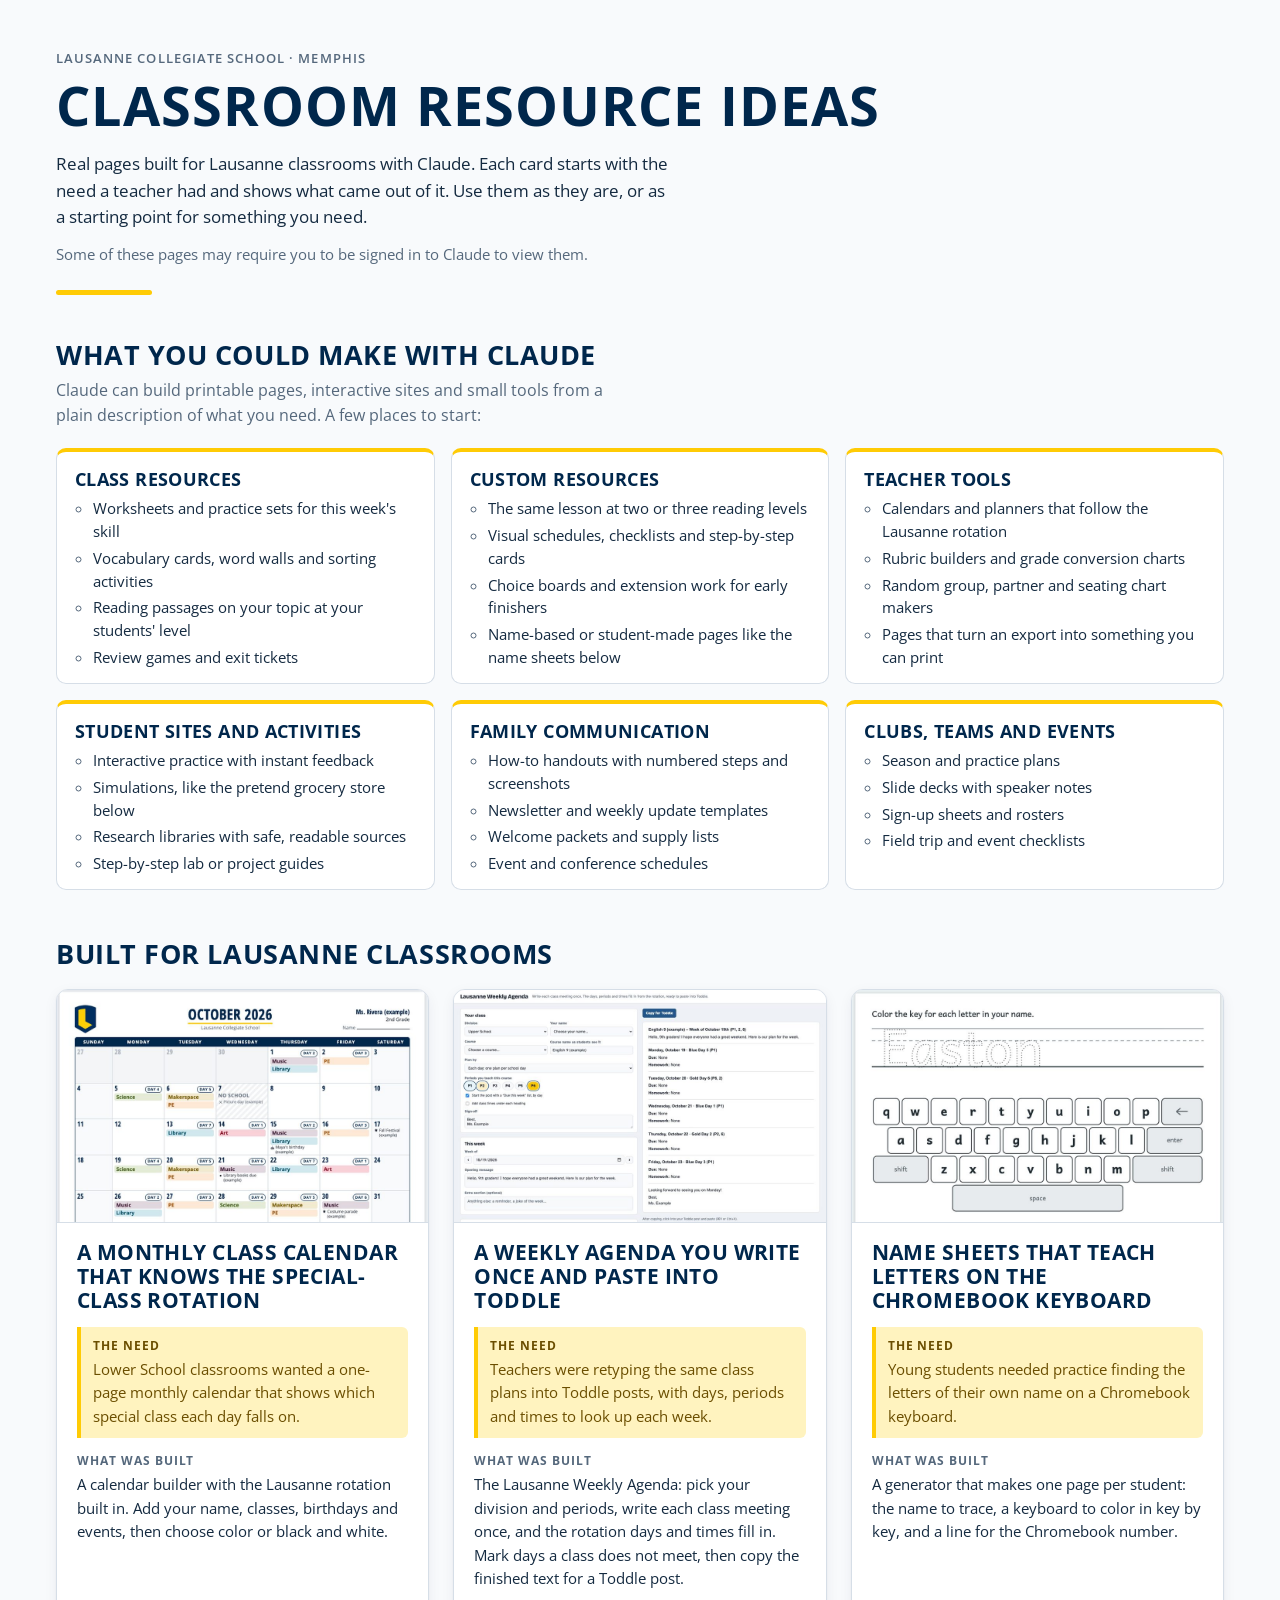
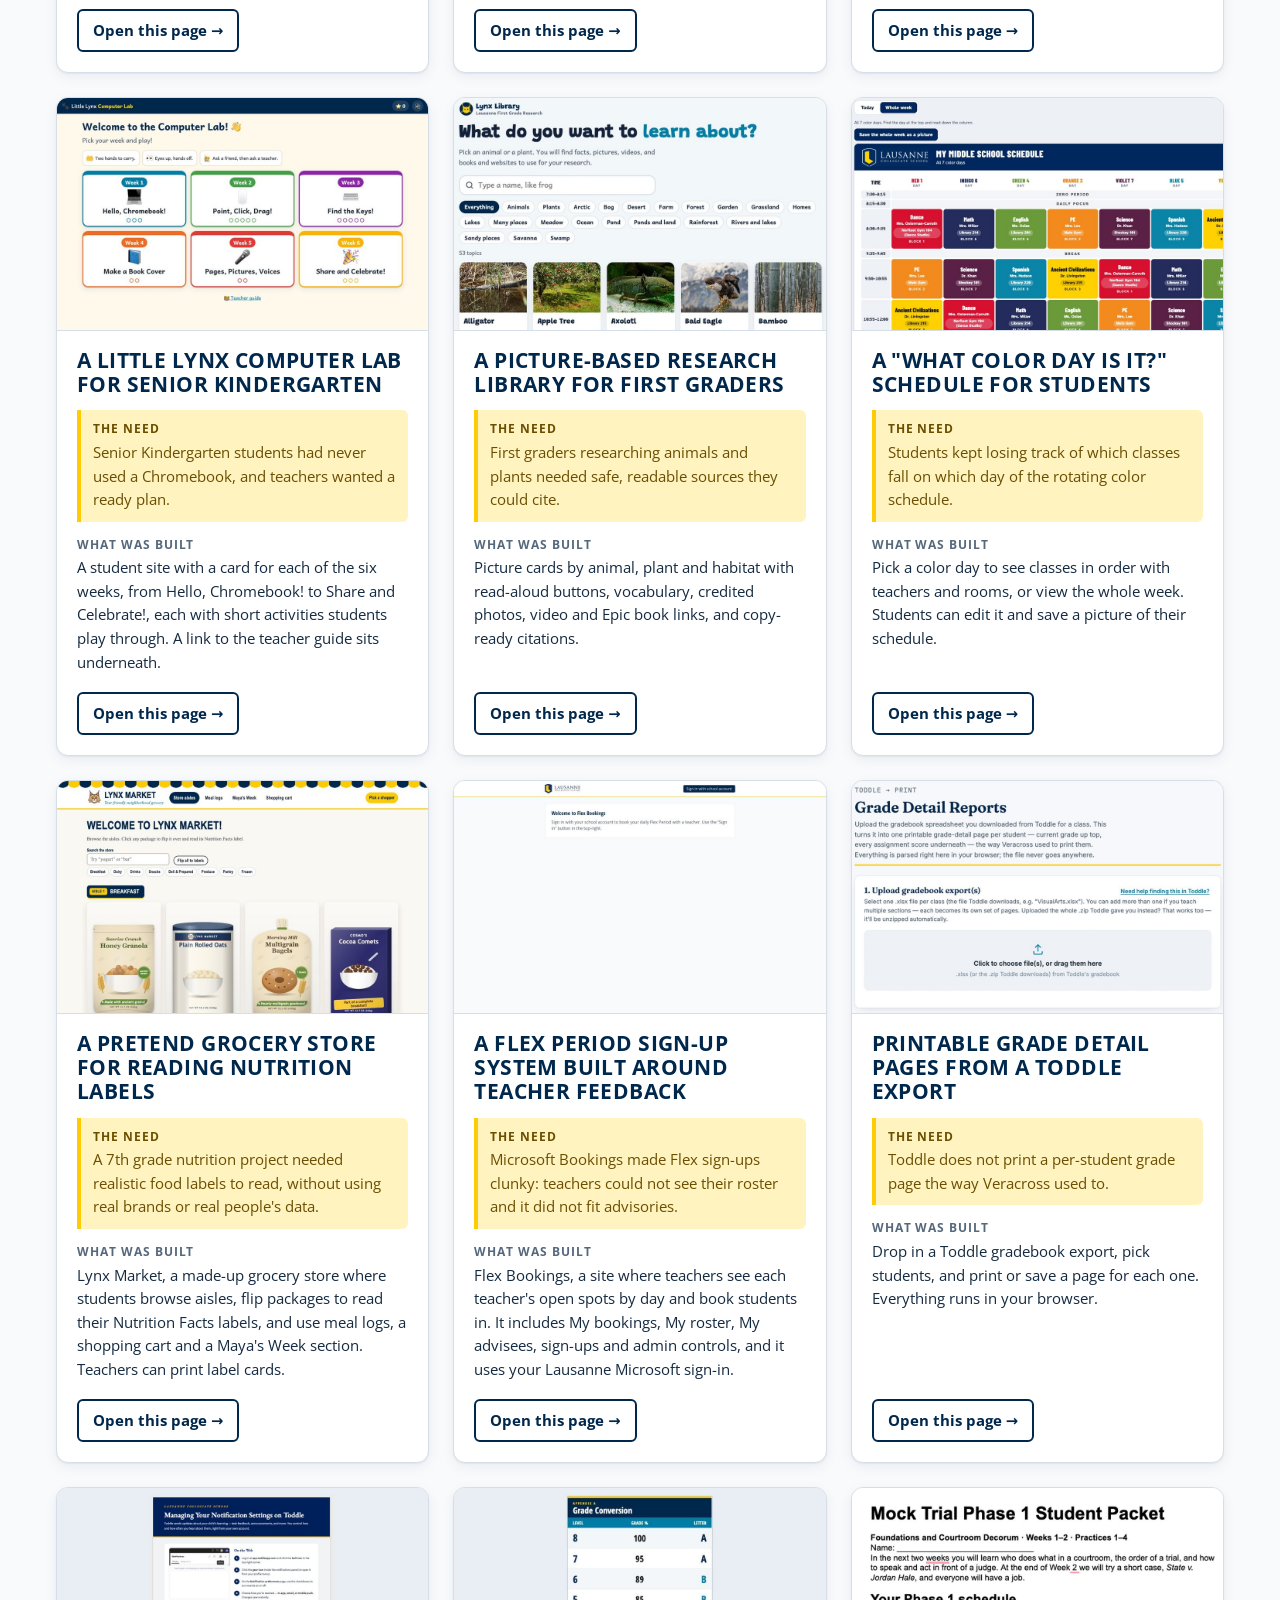
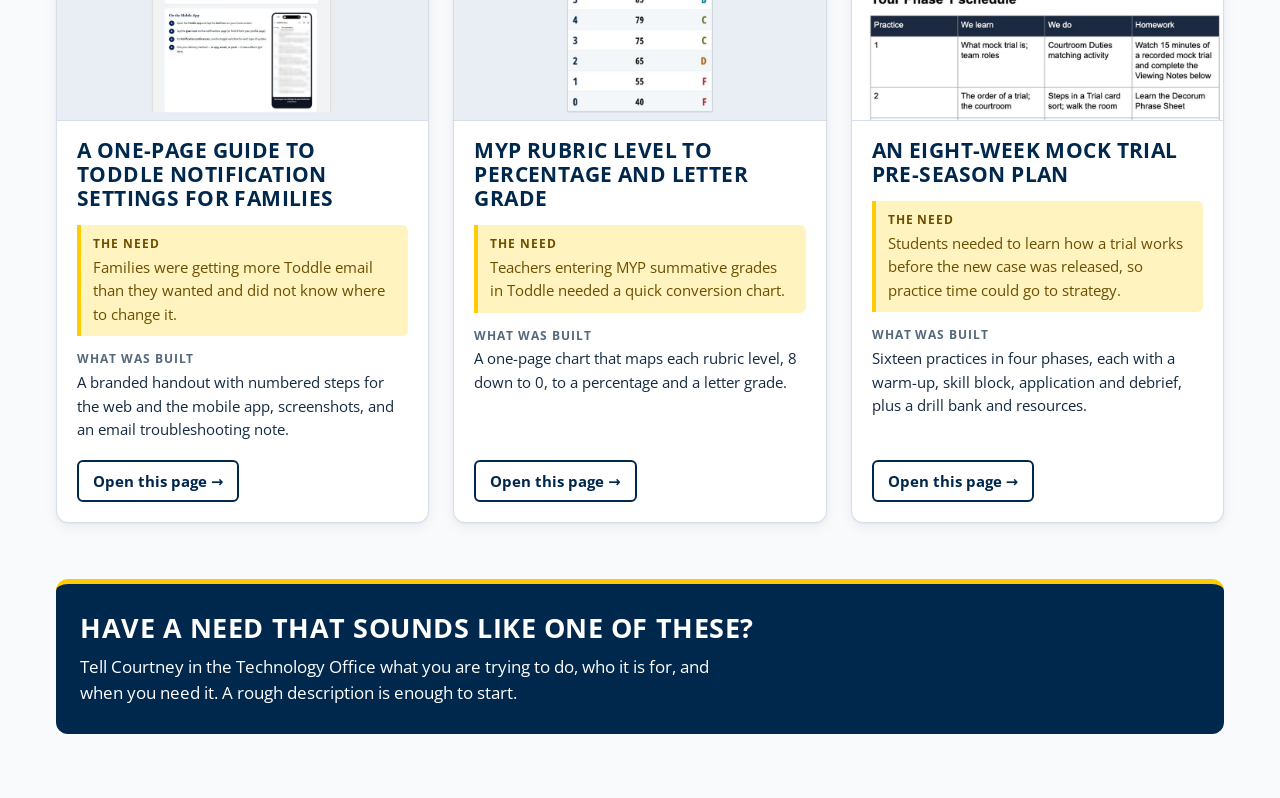
<file: index.html>
<!doctype html>
<html lang="en">
<head>
  <meta charset="utf-8">
  <meta name="viewport" content="width=device-width, initial-scale=1">
  <title>Classroom Resource Ideas | Lausanne Collegiate School</title>
  <meta name="description" content="Real pages built for Lausanne classrooms with Claude, each starting from a teacher's need.">
  <meta name="color-scheme" content="light">
  <link rel="preconnect" href="https://fonts.googleapis.com">
  <link rel="preconnect" href="https://fonts.gstatic.com" crossorigin>
  <link href="https://fonts.googleapis.com/css2?family=Open+Sans:wght@400;600;700&family=Open+Sans+Condensed:wght@700&display=swap" rel="stylesheet">
  <link rel="stylesheet" href="styles.css">
</head>
<body>
  <header class="site-header">
    <div class="wrap">
      <p class="school">Lausanne Collegiate School · Memphis</p>
      <h1>Classroom Resource Ideas</h1>
      <p class="intro">Real pages built for Lausanne classrooms with Claude. Each card starts with the need a teacher had and shows what came out of it. Use them as they are, or as a starting point for something you need.</p>
      <p class="signin-note">Some of these pages may require you to be signed in to Claude to view them.</p>
      <hr class="gold-rule">
    </div>
  </header>

  <main class="wrap">
    <section class="ideas" aria-labelledby="ideas-heading">
      <h2 id="ideas-heading">What you could make with Claude</h2>
      <p class="ideas-intro">Claude can build printable pages, interactive sites and small tools from a plain description of what you need. A few places to start:</p>
      <ul class="idea-grid">
        <li class="idea">
          <h3>Class resources</h3>
          <ul>
            <li>Worksheets and practice sets for this week's skill</li>
            <li>Vocabulary cards, word walls and sorting activities</li>
            <li>Reading passages on your topic at your students' level</li>
            <li>Review games and exit tickets</li>
          </ul>
        </li>
        <li class="idea">
          <h3>Custom resources</h3>
          <ul>
            <li>The same lesson at two or three reading levels</li>
            <li>Visual schedules, checklists and step-by-step cards</li>
            <li>Choice boards and extension work for early finishers</li>
            <li>Name-based or student-made pages like the name sheets below</li>
          </ul>
        </li>
        <li class="idea">
          <h3>Teacher tools</h3>
          <ul>
            <li>Calendars and planners that follow the Lausanne rotation</li>
            <li>Rubric builders and grade conversion charts</li>
            <li>Random group, partner and seating chart makers</li>
            <li>Pages that turn an export into something you can print</li>
          </ul>
        </li>
        <li class="idea">
          <h3>Student sites and activities</h3>
          <ul>
            <li>Interactive practice with instant feedback</li>
            <li>Simulations, like the pretend grocery store below</li>
            <li>Research libraries with safe, readable sources</li>
            <li>Step-by-step lab or project guides</li>
          </ul>
        </li>
        <li class="idea">
          <h3>Family communication</h3>
          <ul>
            <li>How-to handouts with numbered steps and screenshots</li>
            <li>Newsletter and weekly update templates</li>
            <li>Welcome packets and supply lists</li>
            <li>Event and conference schedules</li>
          </ul>
        </li>
        <li class="idea">
          <h3>Clubs, teams and events</h3>
          <ul>
            <li>Season and practice plans</li>
            <li>Slide decks with speaker notes</li>
            <li>Sign-up sheets and rosters</li>
            <li>Field trip and event checklists</li>
          </ul>
        </li>
      </ul>
    </section>

    <h2 class="examples-heading">Built for Lausanne classrooms</h2>
    <ul id="cards" class="card-grid" aria-live="polite"></ul>
    <p id="load-error" class="load-error" hidden>The resource list could not be loaded. Please refresh the page.</p>

    <section class="closing">
      <h2>Have a need that sounds like one of these?</h2>
      <p>Tell Courtney in the Technology Office what you are trying to do, who it is for, and when you need it. A rough description is enough to start.</p>
    </section>
  </main>

  <script src="app.js"></script>
</body>
</html>
</file>
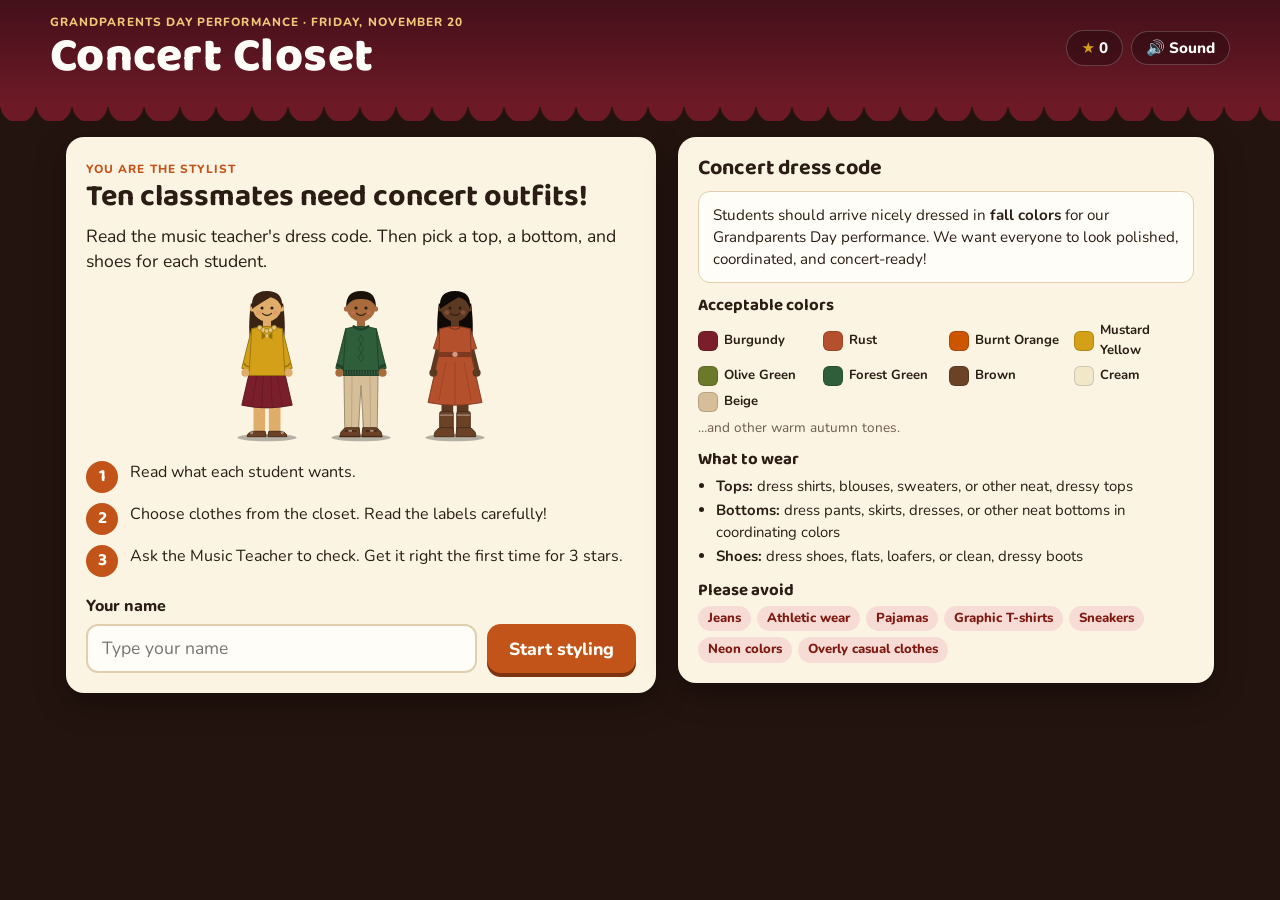
<file: concert-closet/index.html>
<!doctype html><html lang="en"><head><meta charset="utf-8"><title>Concert Closet</title><meta name=viewport content="width=device-width,initial-scale=1,viewport-fit=cover"><style>:root{color-scheme:light;box-sizing:border-box;padding-top:env(safe-area-inset-top,0px);padding-bottom:env(safe-area-inset-bottom,0px)}html{scroll-padding-top:env(safe-area-inset-top,0px)}body{margin:0;padding:0;font:14px -apple-system,BlinkMacSystemFont,sans-serif;background:#fff;color:#000}img{max-width:100%}[hidden]:not([hidden=until-found i]){display:none!important}</style></head><body>
<meta name="claude:viewport-fit-sides" content="cover">
<link rel="stylesheet" href="https://fonts.googleapis.com/css2?family=Baloo+2:wght@600;700;800&family=Nunito:wght@500;700;800&display=swap">
<style>
/* Layout: a theatre stage (student in a spotlight) beside a wardrobe closet, under a curtain valance. Single warm theme on purpose. */
:root{
  --curtain:#6E1A26; --curtain-deep:#43101A; --stage:#24140F; --wood:#8B5A32; --wood-light:#A8733F;
  --paper:#FBF4E3; --paper-2:#F2E5C8; --ink:#2B1D14; --muted:#6F5C4B; --line:#E0CFAE;
  --accent:#C2541A; --gold:#D4A017; --good:#2F7A3A; --bad:#B3261E; --white:#FFFDF7;
  --display:"Baloo 2","Trebuchet MS",system-ui,sans-serif;
  --body:"Nunito","Segoe UI",system-ui,sans-serif;
  color-scheme:light;
}
*{box-sizing:border-box}
html,body{background:var(--stage)}
body{font-family:var(--body);color:var(--ink);font-size:16px;line-height:1.45;min-height:100vh}
button{font-family:inherit;cursor:pointer}
button:focus-visible,input:focus-visible,summary:focus-visible{outline:3px solid var(--gold);outline-offset:2px}

/* header valance */
.valance{background:linear-gradient(180deg,var(--curtain-deep),var(--curtain));position:relative;padding-block:14px 26px;
  padding-left:max(16px,env(safe-area-inset-left,0px));padding-right:max(16px,env(safe-area-inset-right,0px))}
.valance::after{content:"";position:absolute;left:0;right:0;bottom:-14px;height:16px;
  background:radial-gradient(circle at 18px 0,var(--curtain) 17px,transparent 18px) 0 0/36px 16px repeat-x}
.hwrap{max-width:1180px;margin:0 auto;display:flex;align-items:center;justify-content:space-between;gap:12px;flex-wrap:wrap}
.eyebrow{font-size:.74rem;font-weight:800;letter-spacing:.09em;text-transform:uppercase}
.valance .eyebrow{color:#F1C77A}
h1{font-family:var(--display);font-weight:800;color:var(--white);font-size:clamp(2rem,5vw,3rem);line-height:1;margin:2px 0 0;letter-spacing:.01em}
.hud{display:flex;gap:8px;align-items:center}
.pill{background:rgba(0,0,0,.28);color:var(--white);border:1px solid rgba(255,255,255,.2);border-radius:999px;padding:6px 14px;font-weight:800;font-size:.95rem}
.pill .star{color:var(--gold)}

main{max-width:1180px;margin:0 auto;padding-block:30px 40px;
  padding-left:max(16px,env(safe-area-inset-left,0px));padding-right:max(16px,env(safe-area-inset-right,0px))}

.panel{background:var(--paper);border-radius:18px;padding:20px;box-shadow:0 10px 30px rgba(0,0,0,.35)}
h2,h3,h4{font-family:var(--display);margin:0;line-height:1.1;text-wrap:balance}
h2{font-size:1.9rem}
h3{font-size:1.35rem}
h4{font-size:1.05rem;margin-top:14px;margin-bottom:6px}

/* dress code card */
.memo{background:var(--white);border:1px solid var(--line);border-radius:12px;padding:12px 14px;margin:10px 0 0;font-size:.95rem}
.swatches{display:grid;grid-template-columns:repeat(auto-fill,minmax(98px,1fr));gap:6px}
.sw{display:flex;align-items:center;gap:6px;font-size:.82rem;font-weight:700}
.sw i{width:20px;height:20px;border-radius:6px;flex:none;border:1px solid rgba(0,0,0,.15)}
.wear{margin:0;padding-left:18px;font-size:.93rem}
.wear li{margin-bottom:3px}
.chips{display:flex;flex-wrap:wrap;gap:6px}
.chip{background:#F7DCD6;color:#7E1A12;border-radius:999px;padding:3px 10px;font-weight:800;font-size:.82rem}
.small{font-size:.85rem;color:var(--muted);margin:6px 0 0}

/* start */
.start{display:grid;grid-template-columns:1.1fr 1fr;gap:22px;align-items:start}
.start .lead{font-size:1.1rem;margin:10px 0 0}
.steps{display:grid;gap:10px;margin:18px 0}
.step{display:flex;gap:12px;align-items:flex-start}
.step b.n{flex:none;width:32px;height:32px;border-radius:50%;background:var(--accent);color:var(--white);display:grid;place-items:center;font-family:var(--display);font-size:1.1rem}
label.lbl{font-weight:800;display:block;margin:6px 0 6px}
.namebox{display:flex;gap:10px;flex-wrap:wrap}
input[type=text]{font:inherit;font-size:1.1rem;padding:10px 14px;border-radius:12px;border:2px solid var(--line);background:var(--white);color:var(--ink);flex:1;min-width:0}
.btn{border:0;border-radius:14px;padding:12px 22px;font-weight:800;font-size:1.1rem;background:var(--accent);color:var(--white);box-shadow:0 4px 0 #7D3410;transition:transform .08s}
.btn:active{transform:translateY(3px);box-shadow:0 1px 0 #7D3410}
.btn.green{background:var(--good);box-shadow:0 4px 0 #1B4A22}
.btn.ghost{background:var(--paper-2);color:var(--ink);box-shadow:0 4px 0 #CDB88F}
.start-figs{display:flex;justify-content:center;gap:4px;margin-top:6px}
.start-figs svg{width:90px;height:auto}

/* game */
.game{display:grid;grid-template-columns:minmax(0,1fr) minmax(0,1.25fr);gap:22px;align-items:start}
.stagecol{display:grid;gap:14px;position:sticky;top:12px}
.progress{display:flex;gap:6px;justify-content:center;flex-wrap:wrap}
.dot{width:26px;height:26px;border-radius:50%;background:rgba(255,255,255,.12);color:var(--white);font-size:.7rem;font-weight:800;display:grid;place-items:center}
.dot.done{background:var(--gold);color:var(--ink)}
.dot.now{outline:3px solid var(--gold);background:rgba(212,160,23,.25)}
.stage{position:relative;border-radius:18px;overflow:hidden;min-height:420px;
  background:radial-gradient(ellipse 55% 70% at 50% 18%,rgba(255,228,160,.42),transparent 70%),linear-gradient(180deg,#3A1A17 0%,#2A1412 72%,var(--wood) 72%,var(--wood-light) 100%);
  box-shadow:inset 0 0 0 4px var(--curtain-deep),0 10px 30px rgba(0,0,0,.4)}
.stage::before,.stage::after{content:"";position:absolute;top:0;bottom:28%;width:13%;background:repeating-linear-gradient(90deg,var(--curtain) 0 10px,var(--curtain-deep) 10px 16px);z-index:1}
.stage::before{left:0;border-bottom-right-radius:60% 30%}
.stage::after{right:0;border-bottom-left-radius:60% 30%}
.figwrap{position:relative;z-index:2;display:flex;justify-content:center;padding-top:18px}
.figwrap svg{height:360px;width:auto;max-width:100%}
.nameplate{position:absolute;z-index:3;left:50%;bottom:14px;transform:translateX(-50%);background:var(--paper);border:3px solid var(--wood);border-radius:10px;padding:2px 18px;font-family:var(--display);font-weight:800;font-size:1.3rem;white-space:nowrap}
.goal{background:var(--paper);border-radius:16px;padding:14px 18px;border-left:8px solid var(--gold)}
.goal .eyebrow{color:var(--accent)}
.goal p{margin:4px 0 0;font-size:1.12rem;font-weight:700}

.closetcol{display:grid;gap:14px;min-width:0}
details.code{background:var(--paper);border-radius:16px;padding:12px 18px}
details.code summary{font-family:var(--display);font-weight:800;font-size:1.2rem;cursor:pointer;list-style:none;display:flex;justify-content:space-between;align-items:center}
details.code summary::-webkit-details-marker{display:none}
details.code summary::after{content:"Show";font-family:var(--body);font-size:.85rem;background:var(--paper-2);padding:2px 10px;border-radius:999px}
details.code[open] summary::after{content:"Hide"}
.closet{background:linear-gradient(180deg,#F5E9CF,#EEDDBA);border-radius:18px;padding:14px;box-shadow:0 10px 30px rgba(0,0,0,.35);border:6px solid var(--wood)}
.tabs{display:grid;grid-template-columns:repeat(3,1fr);gap:6px;margin-bottom:12px}
.tab{border:0;border-radius:12px;padding:9px 6px;font-weight:800;font-size:.95rem;background:rgba(139,90,50,.15);color:var(--ink);display:flex;align-items:center;justify-content:center;gap:6px}
.tab[aria-selected=true]{background:var(--wood);color:var(--white)}
.tab .tick{width:18px;height:18px;border-radius:50%;background:var(--good);color:#fff;font-size:.7rem;display:grid;place-items:center}
.note{background:var(--white);border-radius:10px;padding:8px 12px;font-size:.92rem;font-weight:700;margin-bottom:10px;color:var(--muted)}
.grid{display:grid;grid-template-columns:repeat(auto-fill,minmax(118px,1fr));gap:10px}
.item{position:relative;border:3px solid transparent;background:var(--white);border-radius:14px;padding:8px 6px 8px;display:flex;flex-direction:column;align-items:center;gap:4px;color:var(--ink);box-shadow:0 2px 0 rgba(0,0,0,.08);transition:transform .1s}
.item:hover{transform:translateY(-2px)}
.item svg{width:100%;height:84px}
.item span{font-weight:800;font-size:.85rem;line-height:1.15;text-align:center;min-height:2.3em}
.item[aria-pressed=true]{border-color:var(--gold);background:#FFF5D6}
.item[aria-pressed=true]::after{content:"✓";position:absolute;top:6px;right:6px;width:22px;height:22px;border-radius:50%;background:var(--gold);color:var(--ink);font-weight:800;display:grid;place-items:center;font-size:.8rem}
.checkrow{display:flex;gap:10px;flex-wrap:wrap;margin-top:14px}
.checkrow .btn{flex:1}

/* feedback */
.fb{position:absolute;inset:10px;z-index:6;background:var(--paper);border-radius:14px;padding:16px;overflow:auto;display:flex;flex-direction:column;gap:10px;box-shadow:0 10px 30px rgba(0,0,0,.4)}
.fb h3{display:flex;align-items:center;gap:8px}
.rows{list-style:none;margin:0;padding:0;display:grid;gap:8px}
.row{display:grid;grid-template-columns:44px 1fr;gap:10px;align-items:center;background:var(--white);border-radius:10px;padding:6px 10px;border-left:6px solid var(--good)}
.row.no{border-left-color:var(--bad)}
.row svg{width:44px;height:40px}
.row .mark{font-weight:800}
.row.ok .mark{color:var(--good)}
.row.no .mark{color:var(--bad)}
.row p{margin:0;font-size:.9rem}
.goalrow{display:grid;grid-template-columns:44px 1fr}
.goalrow .gi{font-size:1.5rem;text-align:center}
.bigstars{font-size:2.2rem;letter-spacing:4px;color:var(--gold);text-align:center;line-height:1}
.bigstars .off{color:#D9C9A6}
.fb .btn{align-self:stretch}

/* leaves */
.leaf{position:absolute;top:-20px;z-index:7;width:16px;height:16px;border-radius:0 80% 0 80%;animation:fall linear forwards;pointer-events:none}
@keyframes fall{to{transform:translateY(480px) rotate(540deg);opacity:.2}}
@media (prefers-reduced-motion:reduce){.leaf{display:none}.item{transition:none}}

/* end */
.cert{text-align:center;border:6px double var(--gold)}
.cert .who{font-family:var(--display);font-size:clamp(2rem,6vw,3.2rem);color:var(--accent);line-height:1.05;margin:6px 0}
.gallery{display:grid;grid-template-columns:repeat(auto-fill,minmax(120px,1fr));gap:12px;margin-top:18px}
.gcard{background:var(--white);border-radius:14px;padding:8px;text-align:center}
.gcard svg{width:100%;height:170px}
.gcard b{display:block;font-family:var(--display);font-size:1.1rem}
.gcard .s{color:var(--gold);font-size:1rem}

@media (max-width:860px){
  .start,.game{grid-template-columns:1fr}
  .stagecol{position:static}
  .stage{min-height:330px}
  .figwrap svg{height:280px}
}
</style>

<header class="valance">
  <div class="hwrap">
    <div>
      <div class="eyebrow">Grandparents Day Performance · Friday, November 20</div>
      <h1>Concert Closet</h1>
    </div>
    <div class="hud">
      <span class="pill" id="starPill"><span class="star">★</span> <span id="starCount">0</span></span>
      <button class="pill" id="muteBtn" type="button" aria-pressed="false">🔊 Sound</button>
    </div>
  </div>
</header>
<main id="app"></main>

<script>
const COLORS={
  burgundy:{name:'Burgundy',hex:'#7B1E2B',fall:true},
  rust:{name:'Rust',hex:'#B5502D',fall:true},
  burntOrange:{name:'Burnt Orange',hex:'#CC5500',fall:true},
  mustard:{name:'Mustard Yellow',hex:'#D4A017',fall:true},
  olive:{name:'Olive Green',hex:'#6B7A2A',fall:true},
  forest:{name:'Forest Green',hex:'#2E5E3A',fall:true},
  brown:{name:'Brown',hex:'#6B4226',fall:true},
  cream:{name:'Cream',hex:'#F3E7C9',fall:true},
  beige:{name:'Beige',hex:'#D6BF98',fall:true},
  neonPink:{name:'Neon Pink',hex:'#FF2EC4',neon:true},
  neonGreen:{name:'Neon Green',hex:'#45F01A',neon:true},
  neonYellow:{name:'Neon Yellow',hex:'#E8FF1F',neon:true},
  skyBlue:{name:'Sky Blue',hex:'#69B8F0'},
  lavender:{name:'Lavender',hex:'#B49AE6'},
  denim:{name:'Blue',hex:'#4A72B0'}
};
const KINDS={
  dressShirt:{cat:'top',name:'Dress Shirt',ok:true,why:'Dress shirts are on the list of tops.'},
  blouse:{cat:'top',name:'Blouse',ok:true,why:'Blouses are on the list of tops.'},
  sweater:{cat:'top',name:'Sweater',ok:true,why:'Sweaters are on the list of tops.'},
  dress:{cat:'top',name:'Dress',ok:true,why:'Dresses are allowed, and you don\'t need a bottom with one.'},
  graphicTee:{cat:'top',name:'Graphic T-Shirt',ok:false,why:'Graphic T-shirts are on the "Please avoid" list.'},
  jersey:{cat:'top',name:'Sports Jersey',ok:false,why:'A sports jersey is athletic wear, which is on the "Please avoid" list.'},
  pajamaTop:{cat:'top',name:'Pajama Top',ok:false,why:'Pajamas are on the "Please avoid" list.'},
  dressPants:{cat:'bottom',name:'Dress Pants',ok:true,why:'Dress pants are on the list of bottoms.'},
  skirt:{cat:'bottom',name:'Skirt',ok:true,why:'Skirts are on the list of bottoms.'},
  jeans:{cat:'bottom',name:'Jeans',ok:false,why:'Jeans are on the "Please avoid" list.'},
  sweatpants:{cat:'bottom',name:'Sweatpants',ok:false,why:'Sweatpants are athletic wear, which is on the "Please avoid" list.'},
  pajamaPants:{cat:'bottom',name:'Pajama Pants',ok:false,why:'Pajamas are on the "Please avoid" list.'},
  dressShoes:{cat:'shoes',name:'Dress Shoes',ok:true,why:'Dress shoes are on the shoe list.'},
  flats:{cat:'shoes',name:'Flats',ok:true,why:'Flats are on the shoe list.'},
  loafers:{cat:'shoes',name:'Loafers',ok:true,why:'Loafers are on the shoe list.'},
  boots:{cat:'shoes',name:'Dressy Boots',ok:true,why:'Clean, dressy boots are on the shoe list.'},
  sneakers:{cat:'shoes',name:'Sneakers',ok:false,why:'Sneakers are on the "Please avoid" list.'},
  flipFlops:{cat:'shoes',name:'Flip-Flops',ok:false,why:'Flip-flops are overly casual, which is on the "Please avoid" list.'}
};
const ORDER=['top','bottom','shoes'];
const CAT_LABEL={top:'Tops & Dresses',bottom:'Bottoms',shoes:'Shoes'};
const GOOD={top:['dressShirt','blouse','sweater','dress'],bottom:['dressPants','skirt'],shoes:['dressShoes','flats','loafers','boots']};
const BADK={top:['graphicTee','jersey','pajamaTop'],bottom:['jeans','sweatpants','pajamaPants'],shoes:['sneakers','flipFlops']};
const FALL=Object.keys(COLORS).filter(k=>COLORS[k].fall);
const OFF=['neonPink','neonGreen','neonYellow','skyBlue','lavender'];
const ALLC=[...FALL,...OFF];

const piecesOf=o=>[o.top,o.bottom,o.shoes].filter(Boolean);
const ROUNDS=[
  {name:'Ava',skin:'#8D5524',hair:'#1E120B',style:'puffs',goal:'Ava loves cozy clothes. Give her a sweater.',
   must:[['sweater','mustard'],['sweater','neonPink'],['pajamaTop','forest']],
   check:o=>o.top&&o.top.kind==='sweater'?{ok:true,msg:'Ava got her cozy sweater.'}:{ok:false,msg:'Ava asked for a sweater. Look in Tops & Dresses.'}},
  {name:'Leo',skin:'#F1C9A5',hair:'#8A4B22',style:'short',goal:'Leo\'s favorite color is forest green. Put forest green somewhere in his outfit.',
   must:[['dressShirt','forest'],['jersey','neonGreen'],['loafers','forest']],
   check:o=>piecesOf(o).some(p=>p.color==='forest')?{ok:true,msg:'Forest green is in Leo\'s outfit.'}:{ok:false,msg:'Leo wants forest green in his outfit. Neon green and olive green are different colors.'}},
  {name:'Ezra',skin:'#C68642',hair:'#2A1B12',style:'curly',fix:{top:['dressShirt','rust'],bottom:['dressPants','brown'],shoes:['sneakers','olive']},
   goal:'Uh-oh! Something in Ezra\'s outfit breaks the dress code. Find it and fix it.',
   must:[['loafers','brown'],['boots','burgundy']],
   check:()=>({ok:true,msg:'Ezra\'s outfit is fixed.'})},
  {name:'Sofia',skin:'#E0AC69',hair:'#3B2314',style:'long',goal:'Sofia wants to wear a skirt with flats.',
   must:[['skirt','burgundy'],['skirt','neonPink'],['flats','cream'],['flipFlops','beige']],
   check:o=>{const s=o.bottom&&o.bottom.kind==='skirt',f=o.shoes&&o.shoes.kind==='flats';
     return s&&f?{ok:true,msg:'Sofia got her skirt and flats.'}:{ok:false,msg:'Sofia still needs '+[!s&&'a skirt',!f&&'flats'].filter(Boolean).join(' and ')+'.'}}},
  {name:'Mateo',skin:'#A86B3C',hair:'#1B1209',style:'short',goal:'Mateo wants every piece of his outfit to be a different fall color.',
   must:[['sweater','olive'],['dressPants','brown'],['loafers','burgundy']],
   check:o=>{const c=piecesOf(o).map(p=>p.color);return new Set(c).size===c.length?{ok:true,msg:'Every piece is a different color.'}:{ok:false,msg:'Two pieces are the same color. Mateo wants each one to be different.'}}},
  {name:'Hana',skin:'#F3D2B3',hair:'#120C08',style:'bun',fix:{top:['blouse','neonPink'],bottom:['skirt','cream'],shoes:['flats','burgundy']},
   goal:'Hana\'s outfit has a problem. Find the piece that breaks the dress code and fix it.',
   must:[['blouse','rust'],['sweater','beige']],
   check:()=>({ok:true,msg:'Hana\'s outfit is fixed.'})},
  {name:'Grace',skin:'#5C3A21',hair:'#0F0A07',style:'long',goal:'Grace wants to wear a dress and boots.',
   must:[['dress','mustard'],['dress','neonYellow'],['boots','brown'],['sneakers','brown']],
   check:o=>{const d=o.top&&o.top.kind==='dress',b=o.shoes&&o.shoes.kind==='boots';
     return d&&b?{ok:true,msg:'Grace got her dress and boots.'}:{ok:false,msg:'Grace still needs '+[!d&&'a dress',!b&&'boots'].filter(Boolean).join(' and ')+'.'}}},
  {name:'Omar',skin:'#C99566',hair:'#1A120C',style:'short',goal:'Omar wants a calm look. Use only cream, beige, and brown.',
   must:[['dressShirt','cream'],['dressPants','beige'],['dressShoes','brown'],['sweater','brown']],
   check:o=>piecesOf(o).every(p=>['cream','beige','brown'].includes(p.color))?{ok:true,msg:'Only cream, beige, and brown. Nice and calm!'}:{ok:false,msg:'Omar only wants cream, beige, and brown. One piece is a different color.'}},
  {name:'Nia',skin:'#7A4A2A',hair:'#1A0F08',style:'puffs',fix:{top:['graphicTee','mustard'],bottom:['dressPants','olive'],shoes:['loafers','brown']},
   goal:'Tricky one! Nia\'s outfit is all fall colors, but something still breaks the dress code. Fix it.',
   must:[['blouse','cream'],['sweater','mustard']],
   check:()=>({ok:true,msg:'Nia\'s outfit is fixed.'})},
  {name:'Theo',skin:'#F5D0B0',hair:'#C98A3E',style:'curly',goal:'Theo wants dress pants, and his shoes must be the same color as his pants.',
   must:[['dressPants','burgundy'],['dressShoes','burgundy'],['dressPants','brown'],['boots','brown']],
   check:o=>{if(!(o.bottom&&o.bottom.kind==='dressPants'))return{ok:false,msg:'Theo asked for dress pants.'};
     return o.shoes&&o.shoes.color===o.bottom.color?{ok:true,msg:'Theo\'s shoes match his pants.'}:{ok:false,msg:'Theo\'s shoes need to be the same color as his pants.'}}}
];

/* ---------- helpers ---------- */
const rnd=a=>a[Math.floor(Math.random()*a.length)];
function shuffle(a){for(let i=a.length-1;i>0;i--){const j=Math.floor(Math.random()*(i+1));[a[i],a[j]]=[a[j],a[i]]}return a}
function shade(hex,amt){const n=parseInt(hex.slice(1),16);let r=n>>16,g=n>>8&255,b=n&255;const t=amt<0?0:255,p=Math.abs(amt);
  r=Math.round(r+(t-r)*p);g=Math.round(g+(t-g)*p);b=Math.round(b+(t-b)*p);return'#'+((1<<24)|(r<<16)|(g<<8)|b).toString(16).slice(1)}
function light(hex){const n=parseInt(hex.slice(1),16);return((n>>16)*299+(n>>8&255)*587+(n&255)*114)/1000>150}
function mk(kind,color){if(kind==='jeans')color='denim';return{id:kind+'-'+color,kind,color}}
const label=it=>it.kind==='jeans'?'Blue Jeans':COLORS[it.color].name+' '+KINDS[it.kind].name;
const pieceOk=it=>KINDS[it.kind].ok&&!!COLORS[it.color].fall;
function colorMsg(it){const c=COLORS[it.color];if(it.kind==='jeans')return'';
  if(c.fall)return c.name+' is a warm fall color.';
  if(c.neon)return c.name+' is a neon color, and neon colors are on the "Please avoid" list.';
  return c.name+' is not one of the fall colors.'}
function pieceMsg(it){const k=KINDS[it.kind];if(pieceOk(it))return k.why+' '+colorMsg(it);
  const parts=[];if(!k.ok)parts.push(k.why);
  if(it.kind!=='jeans'){if(!COLORS[it.color].fall)parts.push(colorMsg(it));else if(!k.ok)parts.push('The color is fine, but this kind of clothing is not.')}
  return parts.join(' ')}

let uid=0;
function dots(fill){const id='pd'+(uid++);return{def:`<defs><pattern id="${id}" width="12" height="12" patternUnits="userSpaceOnUse"><circle cx="3" cy="3" r="2" fill="${fill}"/><circle cx="9" cy="9" r="2" fill="${fill}"/></pattern></defs>`,url:`url(#${id})`}}

/* ---------- drawing ---------- */
const TORSO='M66 106 Q100 96 134 106 L140 210 L60 210 Z';
const LSL='M66 106 L44 194 L60 200 L78 132 Z',LSR='M134 106 L156 194 L140 200 L122 132 Z';
const SSL='M66 106 L52 150 L68 155 L78 128 Z',SSR='M134 106 L148 150 L132 155 L122 128 Z';
const PANTS='M62 198 L138 198 L136 334 L106 334 L100 232 L94 334 L64 334 Z';

function drawTop(it){
  const c=COLORS[it.color].hex,d=shade(c,-.3),l=shade(c,.4),k=it.kind;
  const st=`stroke="${d}" stroke-width="2" stroke-linejoin="round"`;
  let s='';
  if(k==='dress'){
    s+=`<path d="${SSL}" fill="${c}" ${st}/><path d="${SSR}" fill="${c}" ${st}/>`;
    s+=`<path d="M64 164 L40 270 Q100 282 160 270 L136 164 Z" fill="${c}" ${st}/>`;
    s+=`<path d="M66 106 Q100 96 134 106 L136 168 L64 168 Z" fill="${c}" ${st}/>`;
    s+=`<path d="M80 180 L64 266 M100 180 L100 274 M120 180 L136 266" stroke="${d}" stroke-width="2" opacity=".45" fill="none"/>`;
    s+=`<rect x="63" y="158" width="74" height="11" rx="4" fill="${d}"/><circle cx="100" cy="163" r="6" fill="${l}"/>`;
    s+=`<path d="M86 101 Q100 114 114 101" fill="none" stroke="${d}" stroke-width="3"/>`;
    return s;
  }
  const short=k==='graphicTee'||k==='jersey';
  s+=`<path d="${short?SSL:LSL}" fill="${c}" ${st}/><path d="${short?SSR:LSR}" fill="${c}" ${st}/><path d="${TORSO}" fill="${c}" ${st}/>`;
  if(k==='dressShirt'){
    s+=`<path d="M100 118 L100 208" stroke="${d}" stroke-width="2"/>`;
    [132,152,172,192].forEach(y=>s+=`<circle cx="100" cy="${y}" r="2.6" fill="${l}" stroke="${d}"/>`);
    s+=`<path d="M84 100 L100 118 L90 126 L79 106Z M116 100 L100 118 L110 126 L121 106Z" fill="${l}" ${st}/>`;
    s+=`<path d="M46 186 L62 192 M154 186 L138 192" stroke="${d}" stroke-width="5"/>`;
  }else if(k==='blouse'){
    [[84,104],[92,109],[100,111],[108,109],[116,104]].forEach(([x,y])=>s+=`<circle cx="${x}" cy="${y}" r="5.5" fill="${l}" stroke="${d}" stroke-width="1.5"/>`);
    s+=`<path d="M100 122 L88 114 L88 130Z M100 122 L112 114 L112 130Z" fill="${d}"/><circle cx="100" cy="122" r="3.5" fill="${l}"/>`;
    s+=`<path d="M48 182 Q54 192 62 190 M152 182 Q146 192 138 190" stroke="${d}" stroke-width="3" fill="none"/>`;
  }else if(k==='sweater'){
    s+=`<path d="M84 101 Q100 114 116 101" stroke="${d}" stroke-width="6" fill="none" stroke-linecap="round"/>`;
    s+=`<rect x="60" y="198" width="80" height="12" rx="3" fill="${d}"/>`;
    for(let x=64;x<138;x+=6)s+=`<path d="M${x} 199 L${x} 209" stroke="${l}" stroke-width="1.2" opacity=".6"/>`;
    s+=`<path d="M100 120 l-6 10 l6 10 l-6 10 l6 10 l-6 10 l6 10 M100 120 l6 10 l-6 10 l6 10 l-6 10 l6 10 l-6 10" stroke="${d}" stroke-width="2" fill="none" opacity=".7"/>`;
    s+=`<path d="M45 186 L61 193 M155 186 L139 193" stroke="${d}" stroke-width="7"/>`;
  }else if(k==='graphicTee'){
    const g=light(c)?'#2B1D14':'#FFF6D8';
    s+=`<path d="M86 101 Q100 113 114 101" stroke="${d}" stroke-width="4" fill="none"/>`;
    s+=`<circle cx="100" cy="158" r="30" fill="${g}" opacity=".9"/>`;
    s+=`<path d="M106 134 L88 162 L100 162 L93 184 L114 152 L102 152 L110 134Z" fill="${light(c)?'#FF2EC4':'#2B1D14'}"/>`;
  }else if(k==='jersey'){
    const g=light(c)?'#2B1D14':'#FFFDF7';
    s+=`<path d="M86 102 L100 120 L114 102" stroke="${g}" stroke-width="5" fill="none"/>`;
    s+=`<rect x="62" y="112" width="6" height="96" fill="${g}" opacity=".85"/><rect x="132" y="112" width="6" height="96" fill="${g}" opacity=".85"/>`;
    s+=`<text x="100" y="178" text-anchor="middle" font-family="Arial Black,Arial,sans-serif" font-weight="900" font-size="42" fill="${g}">23</text>`;
    s+=`<path d="M53 146 L69 151 M147 146 L131 151" stroke="${g}" stroke-width="4"/>`;
  }else if(k==='pajamaTop'){
    const p=dots(light(c)?'#8a6d5a':'#FFF6D8');
    s+=p.def+`<path d="${TORSO}" fill="${p.url}"/><path d="${LSL}" fill="${p.url}"/><path d="${LSR}" fill="${p.url}"/>`;
    s+=`<path d="M82 102 Q100 124 118 102" stroke="#FFFDF7" stroke-width="4" fill="none"/>`;
    [140,162,184].forEach(y=>s+=`<circle cx="100" cy="${y}" r="3.5" fill="#FFFDF7"/>`);
  }
  return s;
}
function drawBottom(it){
  const c=COLORS[it.color].hex,d=shade(c,-.3),l=shade(c,.35),k=it.kind;
  const st=`stroke="${d}" stroke-width="2" stroke-linejoin="round"`;
  let s='';
  if(k==='skirt'){
    s+=`<path d="M62 198 L138 198 L156 276 Q100 288 44 276 Z" fill="${c}" ${st}/>`;
    s+=`<path d="M78 206 L66 279 M92 206 L88 283 M108 206 L112 283 M122 206 L134 279" stroke="${d}" stroke-width="2" opacity=".55"/>`;
    s+=`<rect x="62" y="198" width="76" height="9" rx="3" fill="${d}"/>`;
  }else if(k==='sweatpants'){
    s+=`<path d="M62 198 L138 198 L134 322 Q120 330 106 322 L100 232 L94 322 Q80 330 66 322 Z" fill="${c}" ${st}/>`;
    s+=`<rect x="64" y="318" width="30" height="16" rx="5" fill="${d}"/><rect x="106" y="318" width="30" height="16" rx="5" fill="${d}"/>`;
    s+=`<path d="M66 206 L68 316 M134 206 L132 316" stroke="#FFFDF7" stroke-width="5"/>`;
    s+=`<rect x="62" y="198" width="76" height="10" rx="3" fill="${d}"/><path d="M96 208 l-4 16 M104 208 l4 16" stroke="#FFFDF7" stroke-width="2"/>`;
  }else if(k==='jeans'){
    s+=`<path d="${PANTS}" fill="${c}" ${st}/>`;
    s+=`<path d="M66 202 L68 330 M134 202 L132 330 M68 212 Q78 220 86 210 M132 212 Q122 220 114 210 M100 206 L100 230" stroke="#E7A33C" stroke-width="1.6" stroke-dasharray="3 3" fill="none"/>`;
    s+=`<rect x="62" y="198" width="76" height="9" rx="3" fill="${d}"/><circle cx="100" cy="202" r="2.5" fill="#E7C46A"/>`;
    s+=`<rect x="64" y="322" width="30" height="12" fill="${l}"/><rect x="106" y="322" width="30" height="12" fill="${l}"/>`;
  }else if(k==='pajamaPants'){
    const p=dots(light(c)?'#8a6d5a':'#FFF6D8');
    s+=`<path d="${PANTS}" fill="${c}" ${st}/>`+p.def+`<path d="${PANTS}" fill="${p.url}"/>`;
    s+=`<rect x="62" y="198" width="76" height="9" rx="3" fill="#FFFDF7" opacity=".9"/>`;
  }else{
    s+=`<path d="${PANTS}" fill="${c}" ${st}/>`;
    s+=`<path d="M80 212 L79 332 M120 212 L121 332" stroke="${d}" stroke-width="1.6" opacity=".6"/>`;
    s+=`<rect x="62" y="198" width="76" height="9" rx="3" fill="${d}"/>`;
  }
  return s;
}
const FOOTL='M66 326 L96 326 L98 346 L54 346 Q52 334 66 326Z',FOOTR='M104 326 L134 326 Q148 334 146 346 L102 346 Z';
function drawShoes(it,skin){
  const c=COLORS[it.color].hex,d=shade(c,-.35),l=shade(c,.4),k=it.kind;
  const st=`stroke="${d}" stroke-width="2" stroke-linejoin="round"`;
  let s='';
  if(k==='flipFlops'){
    const sk=skin||'#E0AC69';
    s+=`<rect x="50" y="342" width="48" height="6" rx="3" fill="${c}" ${st}/><rect x="102" y="342" width="48" height="6" rx="3" fill="${c}" ${st}/>`;
    s+=`<ellipse cx="78" cy="337" rx="17" ry="7" fill="${sk}"/><ellipse cx="122" cy="337" rx="17" ry="7" fill="${sk}"/>`;
    s+=`<path d="M64 336 L74 330 L86 336 M114 336 L126 330 L136 336" stroke="${c}" stroke-width="4" fill="none" stroke-linecap="round"/>`;
    return s;
  }
  if(k==='boots'){
    s+=`<rect x="66" y="290" width="30" height="42" rx="4" fill="${c}" ${st}/><rect x="104" y="290" width="30" height="42" rx="4" fill="${c}" ${st}/>`;
    s+=`<path d="M66 298 L96 298 M104 298 L134 298" stroke="${l}" stroke-width="3"/>`;
  }
  if(k==='flats'){
    s+=`<path d="M68 334 L96 334 L98 346 L56 346 Q55 338 68 334Z" fill="${c}" ${st}/><path d="M104 334 L132 334 Q145 338 144 346 L102 346 Z" fill="${c}" ${st}/>`;
    s+=`<circle cx="66" cy="337" r="3.5" fill="${l}"/><circle cx="134" cy="337" r="3.5" fill="${l}"/>`;
    return s;
  }
  s+=`<path d="${FOOTL}" fill="${c}" ${st}/><path d="${FOOTR}" fill="${c}" ${st}/>`;
  if(k==='sneakers'){
    s+=`<rect x="52" y="341" width="47" height="7" rx="3" fill="#FFFDF7" stroke="#bbb"/><rect x="101" y="341" width="47" height="7" rx="3" fill="#FFFDF7" stroke="#bbb"/>`;
    s+=`<path d="M72 330 L84 336 M76 328 L88 334 M128 330 L116 336 M124 328 L112 334" stroke="#FFFDF7" stroke-width="2.5"/>`;
  }else if(k==='loafers'){
    s+=`<path d="M64 333 L90 333 M110 333 L136 333" stroke="${d}" stroke-width="4"/><rect x="72" y="331" width="8" height="4" fill="${l}"/><rect x="120" y="331" width="8" height="4" fill="${l}"/>`;
    s+=`<rect x="52" y="344" width="47" height="3" fill="${d}"/><rect x="101" y="344" width="47" height="3" fill="${d}"/>`;
  }else if(k==='dressShoes'){
    s+=`<ellipse cx="66" cy="336" rx="7" ry="3" fill="#fff" opacity=".45"/><ellipse cx="134" cy="336" rx="7" ry="3" fill="#fff" opacity=".45"/>`;
    s+=`<rect x="52" y="344" width="47" height="3" fill="${d}"/><rect x="101" y="344" width="47" height="3" fill="${d}"/>`;
    s+=`<path d="M80 328 L90 330 M120 328 L110 330" stroke="${d}" stroke-width="2"/>`;
  }
  return s;
}
function hairFront(r){
  const h=r.hair,base=`<path d="M67 58 Q66 22 100 22 Q134 22 133 58 Q124 38 100 40 Q78 38 67 58Z" fill="${h}"/>`;
  if(r.style==='puffs')return`<circle cx="68" cy="32" r="15" fill="${h}"/><circle cx="132" cy="32" r="15" fill="${h}"/>`+base;
  if(r.style==='bun')return`<circle cx="100" cy="18" r="14" fill="${h}"/>`+base;
  if(r.style==='curly')return[[70,46],[75,32],[87,24],[100,21],[113,24],[125,32],[130,46]].map(([x,y])=>`<circle cx="${x}" cy="${y}" r="11" fill="${h}"/>`).join('');
  if(r.style==='long')return`<path d="M67 62 Q62 22 100 22 Q138 22 133 62 Q128 40 108 36 Q90 46 67 62Z" fill="${h}"/>`;
  return base;
}
function figure(r,o){
  const sk=r.skin,isDress=o.top&&o.top.kind==='dress';
  let s=`<svg viewBox="0 0 200 360" xmlns="http://www.w3.org/2000/svg" role="img" aria-label="${r.name}'s outfit">`;
  s+=`<ellipse cx="100" cy="348" rx="66" ry="8" fill="rgba(0,0,0,.28)"/>`;
  if(r.style==='long')s+=`<path d="M64 50 Q56 120 66 140 L134 140 Q144 120 136 50 Z" fill="${r.hair}"/>`;
  s+=`<path d="M68 108 L46 196 L60 202 L80 130 Z M132 108 L154 196 L140 202 L120 130 Z" fill="${sk}"/>`;
  s+=`<rect x="70" y="200" width="26" height="138" rx="10" fill="${sk}"/><rect x="104" y="200" width="26" height="138" rx="10" fill="${sk}"/>`;
  if(!isDress)s+=o.bottom?drawBottom(o.bottom):`<path d="${PANTS}" fill="#EFE6D3" stroke="#B9A785" stroke-width="2" stroke-dasharray="5 4"/>`;
  s+=o.shoes?drawShoes(o.shoes,sk):`<ellipse cx="80" cy="340" rx="16" ry="7" fill="${sk}"/><ellipse cx="120" cy="340" rx="16" ry="7" fill="${sk}"/>`;
  s+=`<rect x="91" y="86" width="18" height="22" rx="4" fill="${sk}"/>`;
  s+=o.top?drawTop(o.top):`<path d="${SSL}" fill="#EFE6D3" stroke="#B9A785" stroke-width="2" stroke-dasharray="5 4"/><path d="${SSR}" fill="#EFE6D3" stroke="#B9A785" stroke-width="2" stroke-dasharray="5 4"/><path d="${TORSO}" fill="#EFE6D3" stroke="#B9A785" stroke-width="2" stroke-dasharray="5 4"/>`;
  s+=`<circle cx="52" cy="204" r="9" fill="${sk}"/><circle cx="148" cy="204" r="9" fill="${sk}"/>`;
  s+=`<circle cx="100" cy="58" r="32" fill="${sk}"/><circle cx="68" cy="62" r="6" fill="${sk}"/><circle cx="132" cy="62" r="6" fill="${sk}"/>`;
  s+=`<circle cx="89" cy="60" r="3.4" fill="#2B1D14"/><circle cx="111" cy="60" r="3.4" fill="#2B1D14"/>`;
  s+=`<circle cx="82" cy="70" r="5" fill="#E8776B" opacity=".3"/><circle cx="118" cy="70" r="5" fill="#E8776B" opacity=".3"/>`;
  s+=`<path d="M90 72 Q100 81 110 72" stroke="#2B1D14" stroke-width="2.5" fill="none" stroke-linecap="round"/>`;
  s+=hairFront(r)+`</svg>`;
  return s;
}
function thumb(it){
  const cat=KINDS[it.kind].cat;
  const vb=cat==='top'?(it.kind==='dress'?'28 92 144 196':'38 92 124 124'):cat==='bottom'?'38 194 124 144':'48 286 104 64';
  const body=cat==='top'?drawTop(it):cat==='bottom'?drawBottom(it):drawShoes(it);
  return`<svg viewBox="${vb}" aria-hidden="true">${body}</svg>`;
}

/* ---------- sound ---------- */
let actx=null,muted=false;
function tone(freqs,dur){if(muted)return;try{actx=actx||new(window.AudioContext||window.webkitAudioContext)();
  freqs.forEach((f,i)=>{const o=actx.createOscillator(),g=actx.createGain();o.type='triangle';o.frequency.value=f;
  const t=actx.currentTime+i*dur;g.gain.setValueAtTime(.0001,t);g.gain.exponentialRampToValueAtTime(.16,t+.02);g.gain.exponentialRampToValueAtTime(.0001,t+dur*1.6);
  o.connect(g).connect(actx.destination);o.start(t);o.stop(t+dur*1.8)})}catch(e){}}
document.getElementById('muteBtn').addEventListener('click',e=>{muted=!muted;e.currentTarget.textContent=muted?'🔇 Sound off':'🔊 Sound';e.currentTarget.setAttribute('aria-pressed',muted)});

/* ---------- state ---------- */
const app=document.getElementById('app');
let S={name:'',round:0,closet:null,outfit:{},tab:'top',tries:0,results:[],codeOpen:true,fb:null};
const totalStars=()=>S.results.reduce((a,r)=>a+r.stars,0);
function updateStars(){document.getElementById('starCount').textContent=totalStars()}

function codeBox(){
  return`<p class="memo">Students should arrive nicely dressed in <b>fall colors</b> for our Grandparents Day performance. We want everyone to look polished, coordinated, and concert-ready!</p>
  <h4>Acceptable colors</h4>
  <div class="swatches">${FALL.map(k=>`<span class="sw"><i style="background:${COLORS[k].hex}"></i>${COLORS[k].name}</span>`).join('')}</div>
  <p class="small">…and other warm autumn tones.</p>
  <h4>What to wear</h4>
  <ul class="wear">
    <li><b>Tops:</b> dress shirts, blouses, sweaters, or other neat, dressy tops</li>
    <li><b>Bottoms:</b> dress pants, skirts, dresses, or other neat bottoms in coordinating colors</li>
    <li><b>Shoes:</b> dress shoes, flats, loafers, or clean, dressy boots</li>
  </ul>
  <h4>Please avoid</h4>
  <div class="chips">${['Jeans','Athletic wear','Pajamas','Graphic T-shirts','Sneakers','Neon colors','Overly casual clothes'].map(x=>`<span class="chip">${x}</span>`).join('')}</div>`;
}

function startScreen(){
  S.results=[];updateStars();
  const demo=[{r:ROUNDS[3],o:{top:mk('blouse','mustard'),bottom:mk('skirt','burgundy'),shoes:mk('flats','brown')}},
              {r:ROUNDS[4],o:{top:mk('sweater','forest'),bottom:mk('dressPants','beige'),shoes:mk('loafers','brown')}},
              {r:ROUNDS[6],o:{top:mk('dress','rust'),shoes:mk('boots','brown')}}];
  app.innerHTML=`<div class="start">
    <section class="panel">
      <span class="eyebrow" style="color:var(--accent)">You are the stylist</span>
      <h2>Ten classmates need concert outfits!</h2>
      <p class="lead">Read the music teacher's dress code. Then pick a top, a bottom, and shoes for each student.</p>
      <div class="start-figs">${demo.map(d=>figure(d.r,d.o)).join('')}</div>
      <div class="steps">
        <div class="step"><b class="n">1</b><div>Read what each student wants.</div></div>
        <div class="step"><b class="n">2</b><div>Choose clothes from the closet. Read the labels carefully!</div></div>
        <div class="step"><b class="n">3</b><div>Ask the Music Teacher to check. Get it right the first time for 3 stars.</div></div>
      </div>
      <label class="lbl" for="stylistName">Your name</label>
      <div class="namebox"><input type="text" id="stylistName" maxlength="24" placeholder="Type your name" value="${S.name.replace(/"/g,'&quot;')}">
      <button class="btn" id="goBtn" type="button">Start styling</button></div>
    </section>
    <section class="panel"><h3>Concert dress code</h3>${codeBox()}</section>
  </div>`;
  document.getElementById('goBtn').onclick=()=>{S.name=document.getElementById('stylistName').value.trim();tone([523,784],.1);S.round=0;loadRound()};
  document.getElementById('stylistName').addEventListener('keydown',e=>{if(e.key==='Enter')document.getElementById('goBtn').click()});
}

function buildCloset(r){
  const sizes={top:8,bottom:6,shoes:6},out={top:[],bottom:[],shoes:[]},seen=new Set();
  const add=it=>{if(seen.has(it.id))return false;seen.add(it.id);out[KINDS[it.kind].cat].push(it);return true};
  (r.must||[]).forEach(([k,c])=>add(mk(k,c)));
  if(r.fix)Object.values(r.fix).forEach(([k,c])=>add(mk(k,c)));
  for(const cat of ORDER){
    let guard=0,flip=out[cat].filter(pieceOk).length<=out[cat].length/2;
    while(out[cat].length<sizes[cat]&&guard++<300){
      let it;
      if(flip)it=mk(rnd(GOOD[cat]),rnd(FALL));
      else if(Math.random()<.55)it=mk(rnd(BADK[cat]),rnd(ALLC));
      else it=mk(rnd(GOOD[cat]),rnd(OFF));
      if(add(it))flip=!flip;
    }
    shuffle(out[cat]);
  }
  return out;
}
function loadRound(){
  const r=ROUNDS[S.round];
  S.closet=buildCloset(r);S.tries=0;S.fb=null;S.outfit={top:null,bottom:null,shoes:null};
  if(r.fix)for(const cat of ORDER){const f=r.fix[cat];if(f){const id=mk(f[0],f[1]).id;S.outfit[cat]=S.closet[cat].find(i=>i.id===id)}}
  S.tab='top';
  if(window.innerWidth<860)S.codeOpen=S.round===0;
  renderGame();window.scrollTo({top:0,behavior:'smooth'});
}
function choose(it){
  const cat=KINDS[it.kind].cat,o=S.outfit;
  if(o[cat]&&o[cat].id===it.id)o[cat]=null;
  else{o[cat]=it;if(it.kind==='dress')o.bottom=null;if(cat==='bottom'&&o.top&&o.top.kind==='dress')o.top=null}
  tone([660],.06);
  if(o[cat]&&!ROUNDS[S.round].fix){const next=ORDER.find(c=>!o[c]&&!(c==='bottom'&&o.top&&o.top.kind==='dress'));if(next)S.tab=next}
  renderGame();
}
function renderGame(){
  const r=ROUNDS[S.round],o=S.outfit,isDress=o.top&&o.top.kind==='dress';
  const filled=c=>!!o[c]||(c==='bottom'&&isDress);
  const items=S.closet[S.tab];
  let note='';
  if(S.tab==='bottom'&&isDress)note='You picked a dress, so no bottom is needed. Picking a bottom will take off the dress.';
  else if(S.tab==='top')note='A dress counts as a top and a bottom.';
  app.innerHTML=`<div class="game">
    <section class="stagecol">
      <div class="progress" aria-label="Progress">${ROUNDS.map((x,i)=>{const res=S.results[i];return`<span class="dot ${res?'done':''} ${i===S.round?'now':''}" title="${x.name}">${res?res.stars+'★':i+1}</span>`}).join('')}</div>
      <div class="stage" id="stage"><div class="figwrap">${figure(r,o)}</div><div class="nameplate">${r.name}</div></div>
      <div class="goal"><span class="eyebrow">${r.fix?'Fix-it challenge · ':''}Student ${S.round+1} of ${ROUNDS.length}</span><p>${r.goal}</p></div>
    </section>
    <section class="closetcol">
      <details class="code" id="codeDet" ${S.codeOpen?'open':''}><summary>Concert dress code</summary>${codeBox()}</details>
      <div class="closet">
        <div class="tabs" role="tablist">${ORDER.map(c=>`<button class="tab" role="tab" type="button" data-tab="${c}" aria-selected="${S.tab===c}">${filled(c)?'<span class="tick">✓</span>':''}${CAT_LABEL[c]}</button>`).join('')}</div>
        ${note?`<div class="note">${note}</div>`:''}
        <div class="grid">${items.map(it=>`<button class="item" type="button" data-id="${it.id}" aria-pressed="${!!(o[S.tab]&&o[S.tab].id===it.id)}">${thumb(it)}<span>${label(it)}</span></button>`).join('')}</div>
        <div class="checkrow"><button class="btn green" id="checkBtn" type="button">Ask the Music Teacher ✓</button></div>
      </div>
    </section>
  </div>`;
  app.querySelectorAll('.tab').forEach(b=>b.onclick=()=>{S.tab=b.dataset.tab;tone([520],.05);renderGame()});
  app.querySelectorAll('.item').forEach(b=>b.onclick=()=>choose(items.find(i=>i.id===b.dataset.id)));
  document.getElementById('codeDet').addEventListener('toggle',e=>{S.codeOpen=e.target.open});
  document.getElementById('checkBtn').onclick=check;
  if(S.fb)showFeedback(S.fb);
}
function check(){
  const r=ROUNDS[S.round],o=S.outfit,isDress=o.top&&o.top.kind==='dress';
  const missing=[];
  if(!o.top)missing.push('a top or a dress');
  if(!isDress&&!o.bottom)missing.push('a bottom');
  if(!o.shoes)missing.push('shoes');
  if(missing.length){S.fb={missing};tone([392],.1);renderGame();return}
  S.tries++;
  const rows=piecesOf(o).map(it=>({it,ok:pieceOk(it),msg:pieceMsg(it)}));
  const goal=r.check(o);
  const ok=rows.every(x=>x.ok)&&goal.ok;
  let stars=0;
  if(ok){stars=S.tries===1?3:S.tries===2?2:1;S.results[S.round]={stars,outfit:{...o}};updateStars();tone([523,659,784,1047],.11)}
  else tone([330,262],.15);
  S.fb={rows,goal,ok,stars};
  renderGame();
  if(ok)leaves();
}
function showFeedback(fb){
  const stage=document.getElementById('stage');
  const el=document.createElement('div');el.className='fb';el.setAttribute('role','dialog');el.setAttribute('aria-label','Music Teacher feedback');
  if(fb.missing){
    el.innerHTML=`<h3>🎵 Not quite ready!</h3><p>Every student needs ${fb.missing.join(', ').replace(/, ([^,]*)$/,' and $1')}. Look in the closet tabs.</p><button class="btn" type="button" id="fbClose">Back to the closet</button>`;
  }else{
    const last=S.round===ROUNDS.length-1;
    el.innerHTML=`<h3>🎵 ${fb.ok?'Concert-ready!':'Music Teacher says…'}</h3>
      ${fb.ok?`<div class="bigstars" aria-label="${fb.stars} stars">${'★'.repeat(fb.stars)}<span class="off">${'★'.repeat(3-fb.stars)}</span></div>`:'<p style="margin:0">Read each note. Fix the pieces with an ✗.</p>'}
      <ul class="rows">${fb.rows.map(x=>`<li class="row ${x.ok?'ok':'no'}">${thumb(x.it)}<div><span class="mark">${x.ok?'✓':'✗'} ${label(x.it)}</span><p>${x.msg}</p></div></li>`).join('')}
        <li class="row ${fb.goal.ok?'ok':'no'}"><span class="gi" style="font-size:1.5rem;text-align:center">${fb.goal.ok?'😊':'🤔'}</span><div><span class="mark">${fb.goal.ok?'✓':'✗'} ${ROUNDS[S.round].name}'s request</span><p>${fb.goal.msg}</p></div></li></ul>
      ${fb.ok?`<button class="btn green" type="button" id="fbNext">${last?'See my results':'Next student →'}</button>`:`<button class="btn" type="button" id="fbClose">Try again</button>`}`;
  }
  stage.appendChild(el);
  const c=el.querySelector('#fbClose');if(c){c.onclick=()=>{S.fb=null;renderGame()};c.focus()}
  const n=el.querySelector('#fbNext');if(n){n.onclick=()=>{S.fb=null;if(S.round<ROUNDS.length-1){S.round++;loadRound()}else endScreen()};n.focus()}
}
function leaves(){
  const stage=document.getElementById('stage');if(!stage)return;
  const cols=FALL.slice(0,7).map(k=>COLORS[k].hex);
  for(let i=0;i<22;i++){const l=document.createElement('span');l.className='leaf';
    l.style.left=(Math.random()*95)+'%';l.style.background=rnd(cols);l.style.animationDuration=(1.6+Math.random()*1.6)+'s';l.style.animationDelay=(Math.random()*.6)+'s';
    stage.appendChild(l);setTimeout(()=>l.remove(),4000)}
}
function endScreen(){
  const t=totalStars(),max=ROUNDS.length*3;
  const msg=t>=27?'Wow! You read the dress code like a pro.':t>=20?'Great styling! You followed the dress code carefully.':'You dressed every student. Keep reading those labels closely!';
  app.innerHTML=`<section class="panel cert">
    <span class="eyebrow" style="color:var(--accent)">Grandparents Day Performance</span>
    <div class="who">${S.name?S.name.replace(/</g,'&lt;'):'You'}</div>
    <h2>Concert-Ready Stylist</h2>
    <p class="bigstars" style="margin:10px 0 2px">★ ${t} / ${max}</p>
    <p>${msg}</p>
    <div class="gallery">${ROUNDS.map((r,i)=>{const res=S.results[i];return`<div class="gcard">${figure(r,res?res.outfit:{})}<b>${r.name}</b><span class="s">${'★'.repeat(res?res.stars:0)}</span></div>`}).join('')}</div>
    <div class="checkrow" style="justify-content:center;max-width:420px;margin:18px auto 0"><button class="btn" type="button" id="againBtn">Play again</button></div>
  </section>`;
  tone([523,659,784,659,1047],.14);
  document.getElementById('againBtn').onclick=startScreen;
  window.scrollTo({top:0,behavior:'smooth'});
}
startScreen();
</script>

</body></html>
</file>
<file: styles.css>
:root {
  --navy: #00274C;
  --gold: #FFCB05;
  --bg: #f8fafc;
  --surface: #ffffff;
  --text: #142a40;
  --muted: #55687c;
  --border: #d6dee7;
  --heading: var(--navy);
  --link: var(--navy);
  --need-bg: #fff3bf;
  --need-text: #6b4e00;
  --placeholder-bg: #e8eef4;
  --shadow: 0 1px 2px rgba(0, 39, 76, 0.06), 0 4px 14px rgba(0, 39, 76, 0.06);
}

*, *::before, *::after { box-sizing: border-box; }

html { -webkit-text-size-adjust: 100%; }

body {
  margin: 0;
  background: var(--bg);
  color: var(--text);
  font-family: "Open Sans", system-ui, -apple-system, "Segoe UI", sans-serif;
  font-size: 16px;
  line-height: 1.55;
}

.wrap {
  max-width: 1200px;
  margin: 0 auto;
  padding: 0 16px;
}

h1, h2, h3 {
  font-family: "Open Sans Condensed", "Arial Narrow", "Open Sans", sans-serif;
  font-weight: 700;
  text-transform: uppercase;
  letter-spacing: 0.02em;
  color: var(--heading);
  line-height: 1.15;
}

/* Header */
.site-header { padding: 48px 0 8px; }

.school {
  margin: 0 0 6px;
  font-size: 0.82rem;
  font-weight: 600;
  letter-spacing: 0.08em;
  text-transform: uppercase;
  color: var(--muted);
}

h1 {
  margin: 0 0 14px;
  font-size: clamp(2.2rem, 6vw, 3.4rem);
}

.intro {
  margin: 0;
  max-width: 62ch;
  font-size: 1.08rem;
  color: var(--text);
}

.signin-note {
  margin: 12px 0 0;
  max-width: 62ch;
  font-size: 0.92rem;
  color: var(--muted);
}

.gold-rule {
  width: 96px;
  height: 5px;
  margin: 24px 0 0;
  border: 0;
  border-radius: 3px;
  background: var(--gold);
}

/* Ideas */
.ideas { margin-top: 36px; }

.ideas h2,
.examples-heading {
  margin: 0 0 8px;
  font-size: 1.7rem;
}

.ideas-intro {
  margin: 0 0 20px;
  max-width: 62ch;
  color: var(--muted);
}

.idea-grid {
  list-style: none;
  margin: 0;
  padding: 0;
  display: grid;
  grid-template-columns: repeat(3, minmax(0, 1fr));
  gap: 16px;
}

.idea {
  padding: 16px 18px 14px;
  background: var(--surface);
  border: 1px solid var(--border);
  border-top: 4px solid var(--gold);
  border-radius: 10px;
}

.idea h3 {
  margin: 0 0 8px;
  font-size: 1.15rem;
}

.idea ul {
  margin: 0;
  padding-left: 18px;
  font-size: 0.92rem;
}

.idea li + li { margin-top: 4px; }

.idea li::marker { color: var(--muted); }

.examples-heading { margin-top: 48px; }

/* Cards */
.card-grid {
  list-style: none;
  margin: 20px 0 0;
  padding: 0;
  display: grid;
  grid-template-columns: repeat(3, minmax(0, 1fr));
  gap: 24px;
}

@media (max-width: 980px) {
  .card-grid,
  .idea-grid { grid-template-columns: repeat(2, minmax(0, 1fr)); }
}

@media (max-width: 640px) {
  .site-header { padding-top: 32px; }
  .card-grid { grid-template-columns: 1fr; gap: 20px; }
  .idea-grid { grid-template-columns: 1fr; gap: 12px; }
}

.card {
  display: flex;
  flex-direction: column;
  background: var(--surface);
  border: 1px solid var(--border);
  border-radius: 12px;
  overflow: hidden;
  box-shadow: var(--shadow);
}

.card-media {
  aspect-ratio: 16 / 10;
  background: var(--placeholder-bg);
  border-bottom: 1px solid var(--border);
}

.card-media img {
  display: block;
  width: 100%;
  height: 100%;
  object-fit: cover;
  object-position: top;
}

.placeholder {
  height: 100%;
  display: flex;
  align-items: center;
  justify-content: center;
  color: var(--muted);
  font-size: 0.85rem;
  font-weight: 600;
  letter-spacing: 0.08em;
  text-transform: uppercase;
}

.card-body {
  flex: 1;
  display: flex;
  flex-direction: column;
  padding: 18px 20px 20px;
}

.card h3 {
  margin: 0 0 14px;
  font-size: 1.3rem;
}

.label {
  display: block;
  margin-bottom: 2px;
  font-size: 0.75rem;
  font-weight: 700;
  letter-spacing: 0.08em;
  text-transform: uppercase;
}

.need {
  margin: 0 0 14px;
  padding: 10px 12px;
  background: var(--need-bg);
  color: var(--need-text);
  border-left: 4px solid var(--gold);
  border-radius: 0 6px 6px 0;
  font-size: 0.95rem;
}

.built {
  margin: 0 0 18px;
  font-size: 0.95rem;
}

.built .label { color: var(--muted); }

.open-link {
  margin-top: auto;
  align-self: flex-start;
  display: inline-flex;
  align-items: center;
  gap: 6px;
  padding: 8px 14px;
  border: 2px solid var(--link);
  border-radius: 6px;
  color: var(--link);
  font-weight: 700;
  font-size: 0.92rem;
  text-decoration: none;
}

.open-link:hover,
.open-link:focus-visible {
  background: var(--link);
  color: var(--bg);
}

.open-link:focus-visible {
  outline: 3px solid var(--gold);
  outline-offset: 2px;
}

.load-error { color: var(--muted); }

/* Closing */
.closing {
  margin: 56px 0 64px;
  padding: 28px 24px;
  background: var(--navy);
  color: #ffffff;
  border-radius: 12px;
  border-top: 5px solid var(--gold);
}

.closing h2 {
  margin: 0 0 10px;
  font-size: 1.7rem;
  color: #ffffff;
}

.closing p {
  margin: 0;
  max-width: 64ch;
  font-size: 1.05rem;
}
</file>
